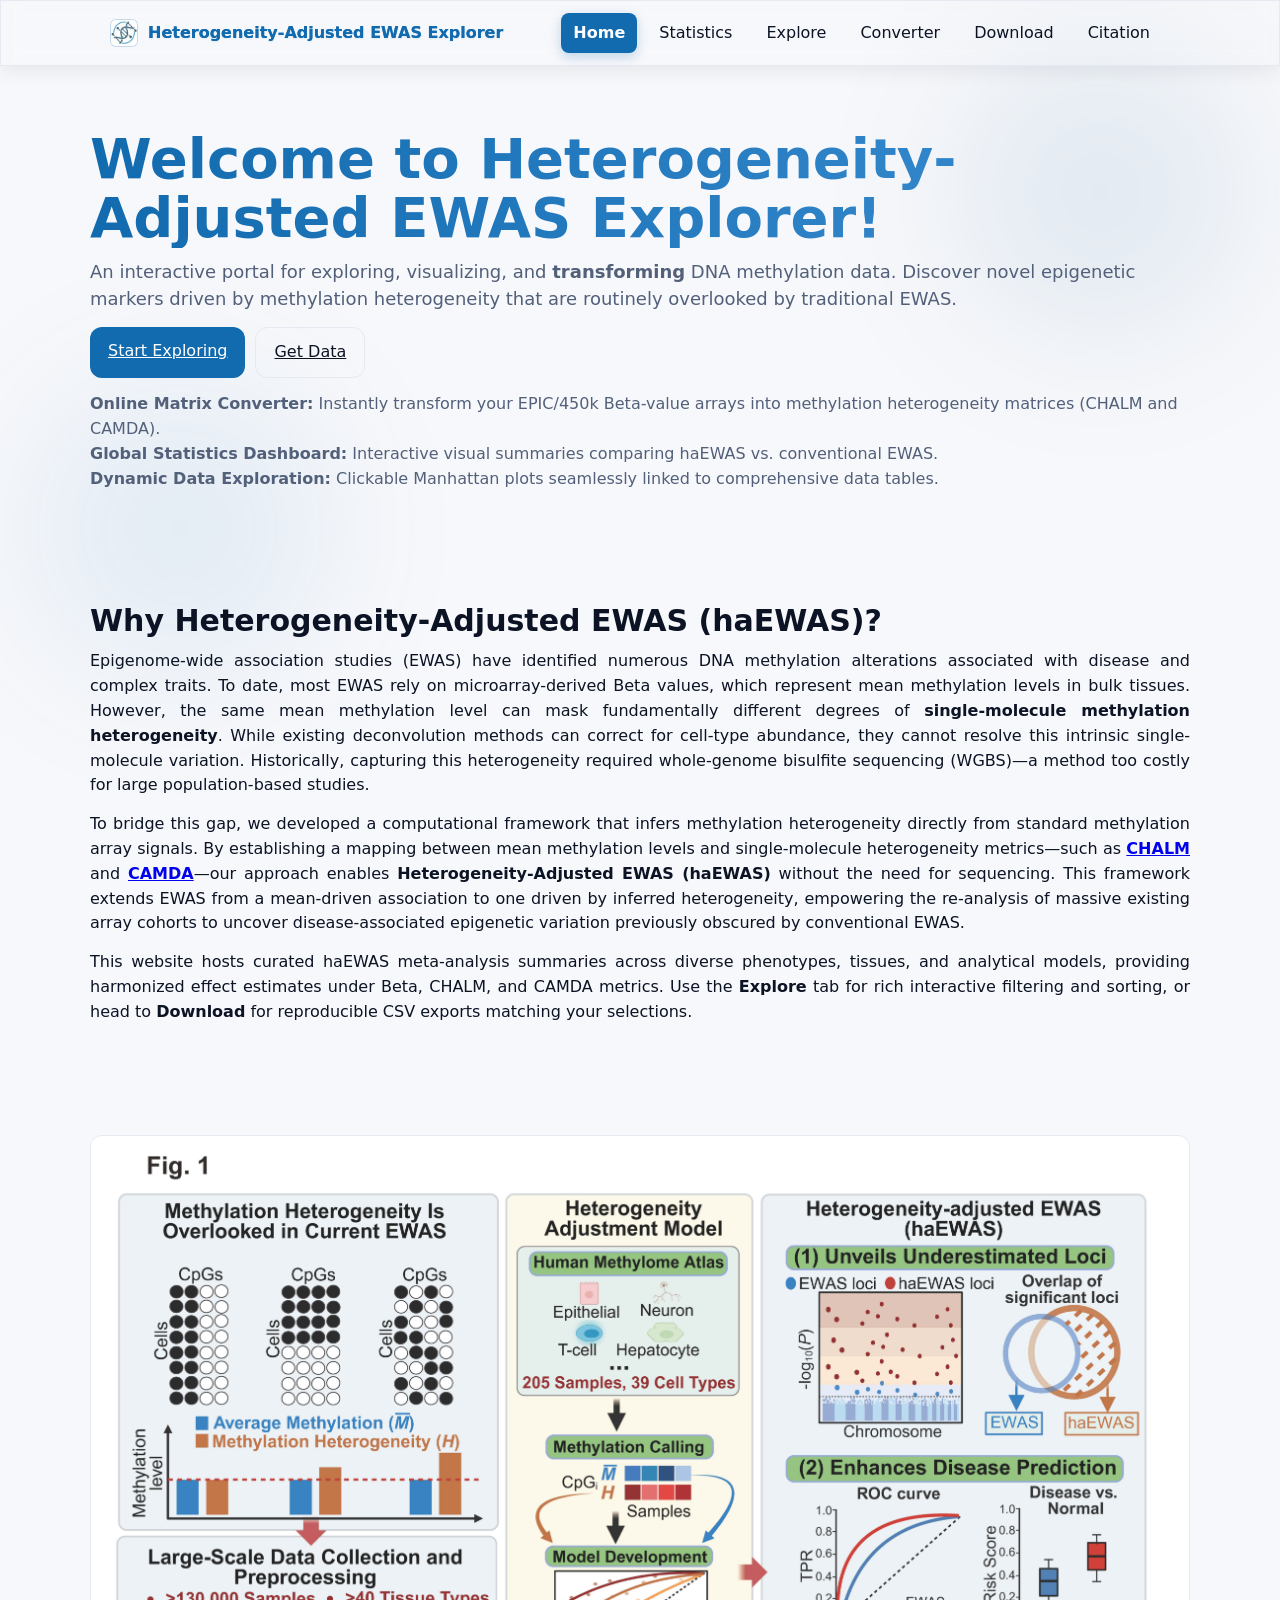
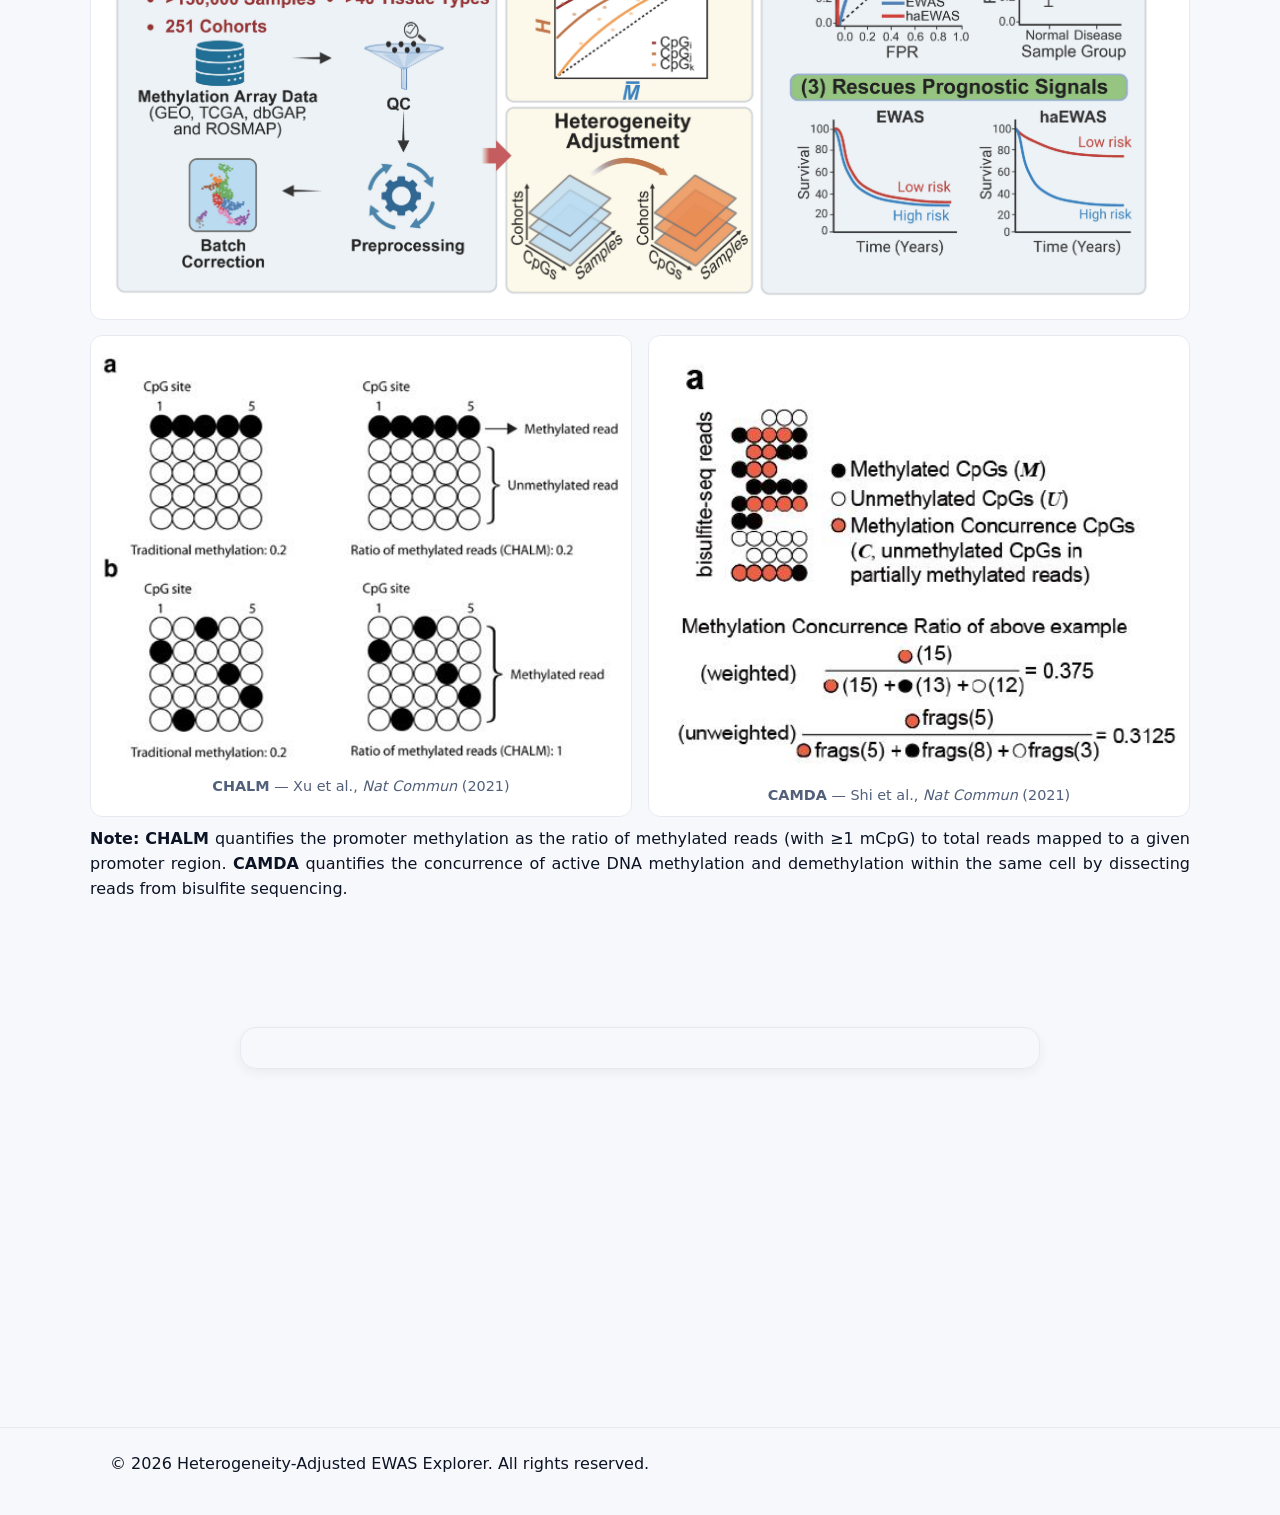
<file: index.html>
<!doctype html>
<html lang="en">
<head>
  <meta charset="utf-8" />
  <title>Heterogeneity-Adjusted EWAS Explorer</title>
  <meta name="viewport" content="width=device-width, initial-scale=1" />
  <meta name="description" content="Explore heterogeneity-Adjusted EWAS meta-analyses with Beta, CHALM, and CAMDA metrics." />

  <link rel="icon" href="assets/img/logo.jpg" type="image/jpeg">
  <link rel="preload" as="image" href="assets/img/logo.jpg">

  <link rel="stylesheet" href="assets/styles.css" />
  <script defer src="assets/main.js"></script>
</head>
<body>
  <!-- Decorative gradient background -->
  <div class="bg-orb orb-1" aria-hidden="true"></div>
  <div class="bg-orb orb-2" aria-hidden="true"></div>

  <!-- Top Navigation -->
  <header class="site-header glass">
    <div class="nav-wrap container">
      <a class="brand" href="index.html#home" aria-label="Heterogeneity-Adjusted EWAS Explorer home">
        <img src="assets/img/logo.jpg" alt="" class="logo" />
        <span class="brand-text gradient-text">Heterogeneity-Adjusted EWAS Explorer</span>
      </a>

      <nav class="nav" aria-label="primary">
        <a href="index.html#home" class="nav-link active" aria-current="page">Home</a>
        <a href="statistics.html" class="nav-link">Statistics</a>
        <a href="explore.html" class="nav-link">Explore</a>
        <a href="converter.html" class="nav-link">Converter</a>
        <a href="download.html" class="nav-link">Download</a>
        <a href="index.html#citation" class="nav-link">Citation</a>
      </nav>
    </div>
  </header>

  <main id="home">
    <!-- Hero (single column). Title + lede same width as figures -->
    <section class="hero container hero-split reveal">
      <div class="hero-copy">
        <h1 class="display gradient-text display-full">Welcome to Heterogeneity-Adjusted EWAS Explorer!</h1>
        <p class="lede lede-full">
          An interactive portal for exploring, visualizing, and <strong>transforming</strong> DNA methylation data. Discover novel epigenetic markers driven by methylation heterogeneity that are routinely overlooked by traditional EWAS.
        </p>
        <div class="cta-row">
          <a class="btn primary btn-lg" href="explore.html">Start Exploring</a>
          <a class="btn outline btn-lg" href="download.html">Get Data</a>
        </div>
        <ul class="hero-highlights">
          <li><strong>Online Matrix Converter:</strong> Instantly transform your EPIC/450k Beta-value arrays into methylation heterogeneity matrices (CHALM and CAMDA).</li>
          <li><strong>Global Statistics Dashboard:</strong> Interactive visual summaries comparing haEWAS vs. conventional EWAS.</li>
          <li><strong>Dynamic Data Exploration:</strong> Clickable Manhattan plots seamlessly linked to comprehensive data tables.</li>
        </ul>
      </div>
      <!-- right visual intentionally removed -->
    </section>

    <!-- Overview above figures -->
    <section class="section container reveal">
      <h3 class="h2-tight">Why Heterogeneity-Adjusted EWAS (haEWAS)?</h3>
      <p class="justify">
        Epigenome-wide association studies (EWAS) have identified numerous DNA methylation alterations associated with disease and complex traits. To date, most EWAS rely on microarray-derived Beta values, which represent mean methylation levels in bulk tissues. However, the same mean methylation level can mask fundamentally different degrees of <strong>single-molecule methylation heterogeneity</strong>. While existing deconvolution methods can correct for cell-type abundance, they cannot resolve this intrinsic single-molecule variation. Historically, capturing this heterogeneity required whole-genome bisulfite sequencing (WGBS)—a method too costly for large population-based studies.
      </p>
      <p class="justify">
        To bridge this gap, we developed a computational framework that infers methylation heterogeneity directly from standard methylation array signals. By establishing a mapping between mean methylation levels and single-molecule heterogeneity metrics—such as
        <strong><a href="https://www.nature.com/articles/s41467-020-20492-7" target="_blank" rel="noopener" aria-label="CHALM paper on Nature Communications">CHALM</a></strong>
        and
        <strong><a href="https://www.nature.com/articles/s41467-021-25521-7" target="_blank" rel="noopener" aria-label="CAMDA paper on Nature Communications">CAMDA</a></strong>—our approach enables <strong>Heterogeneity-Adjusted EWAS (haEWAS)</strong> without the need for sequencing. This framework extends EWAS from a mean-driven association to one driven by inferred heterogeneity, empowering the re-analysis of massive existing array cohorts to uncover disease-associated epigenetic variation previously obscured by conventional EWAS.
      </p>
      <p class="justify">
        This website hosts curated haEWAS meta-analysis summaries across diverse phenotypes, tissues, and analytical models, providing harmonized effect estimates under Beta, CHALM, and CAMDA metrics. Use the <strong>Explore</strong> tab for rich interactive filtering and sorting, or head to <strong>Download</strong> for reproducible CSV exports matching your selections.
      </p>
    </section>

    <!-- Concept figures (hover to lift) -->
    <section class="section container reveal">
      <div class="figure-grid">
        <!-- 1) first image full row -->
        <figure class="concept float full">
          <img src="assets/img/Project.jpg" alt="Project overview concept figure" loading="lazy">
        </figure>

        <!-- 2) two half-width images -->
        <figure class="concept float">
          <img src="assets/img/CHALM.jpg" alt="CHALM concept figure" loading="lazy">
          <figcaption><strong>CHALM</strong> — Xu et al., <em>Nat Commun</em> (2021)</figcaption>
        </figure>

        <figure class="concept float">
          <img src="assets/img/CAMDA.jpg" alt="CAMDA concept figure" loading="lazy">
          <figcaption><strong>CAMDA</strong> — Shi et al., <em>Nat Commun</em> (2021)</figcaption>
        </figure>
      </div>

      <!-- Note under CHALM & CAMDA (justified) -->
      <p class="justify" style="margin-top:10px;">
        <strong>Note:</strong> <strong>CHALM</strong> quantifies the promoter methylation as the ratio of methylated reads (with ≥1 mCpG) to total reads mapped to a given promoter region. <strong>CAMDA</strong> quantifies the concurrence of active DNA methylation and demethylation within the same cell by dissecting reads from bisulfite sequencing.
      </p>
    </section>

    <section class="container" style="margin-top: 4rem; margin-bottom: 4rem; text-align: center;">
      
      <div style="
        display: flex; 
        justify-content: center; 
        align-items: center; 
        background: #f7f8fb; 
        border-radius: 16px; 
        padding: 20px; 
        max-width: 800px;
        width: 95%;
        margin: 0 auto; 
        box-shadow: 0 4px 12px rgba(0,0,0,0.05);
        border: 1px solid #e6e9f2;
        overflow: hidden; 
      ">
    
      <script type='text/javascript' id='clustrmaps' src='//cdn.clustrmaps.com/map_v2.js?cl=ffffff&w=800&t=tt&d=QPnFJKyKGOmVxB-OaBwcZiFkfsT17oWWzldOo5U8VV8&co=97c6e8&cmo=44dbd9&cmn=db4444&ct=000000'></script>
    
      </div>
    </section>

    <!-- Citation (hover to lift) -->
    <section id="citation" class="section container reveal">
      <h2 class="eyebrow">Citation</h2>
      <div class="citation-card glass float-card">
        <p>
          <strong>Name</strong>, et&nbsp;al. Correcting methylation heterogeneity improves epigenome-wide discovery of phenotype-associated loci.
          <em>Preprint/Journal</em>, 2026. DOI: <span class="doi">TBD</span>.
        </p>
        <button class="btn ghost" id="copyCitationBtn" aria-label="Copy citation">Copy citation</button>
        <div id="toast" class="toast" role="status" aria-live="polite" aria-atomic="true"></div>
      </div>
    </section>
  </main>

  <footer class="site-footer">
    <div class="container">
      <p>© <span id="year"></span> Heterogeneity-Adjusted EWAS Explorer. All rights reserved.</p>
    </div>
  </footer>
</body>
</html>
</file>
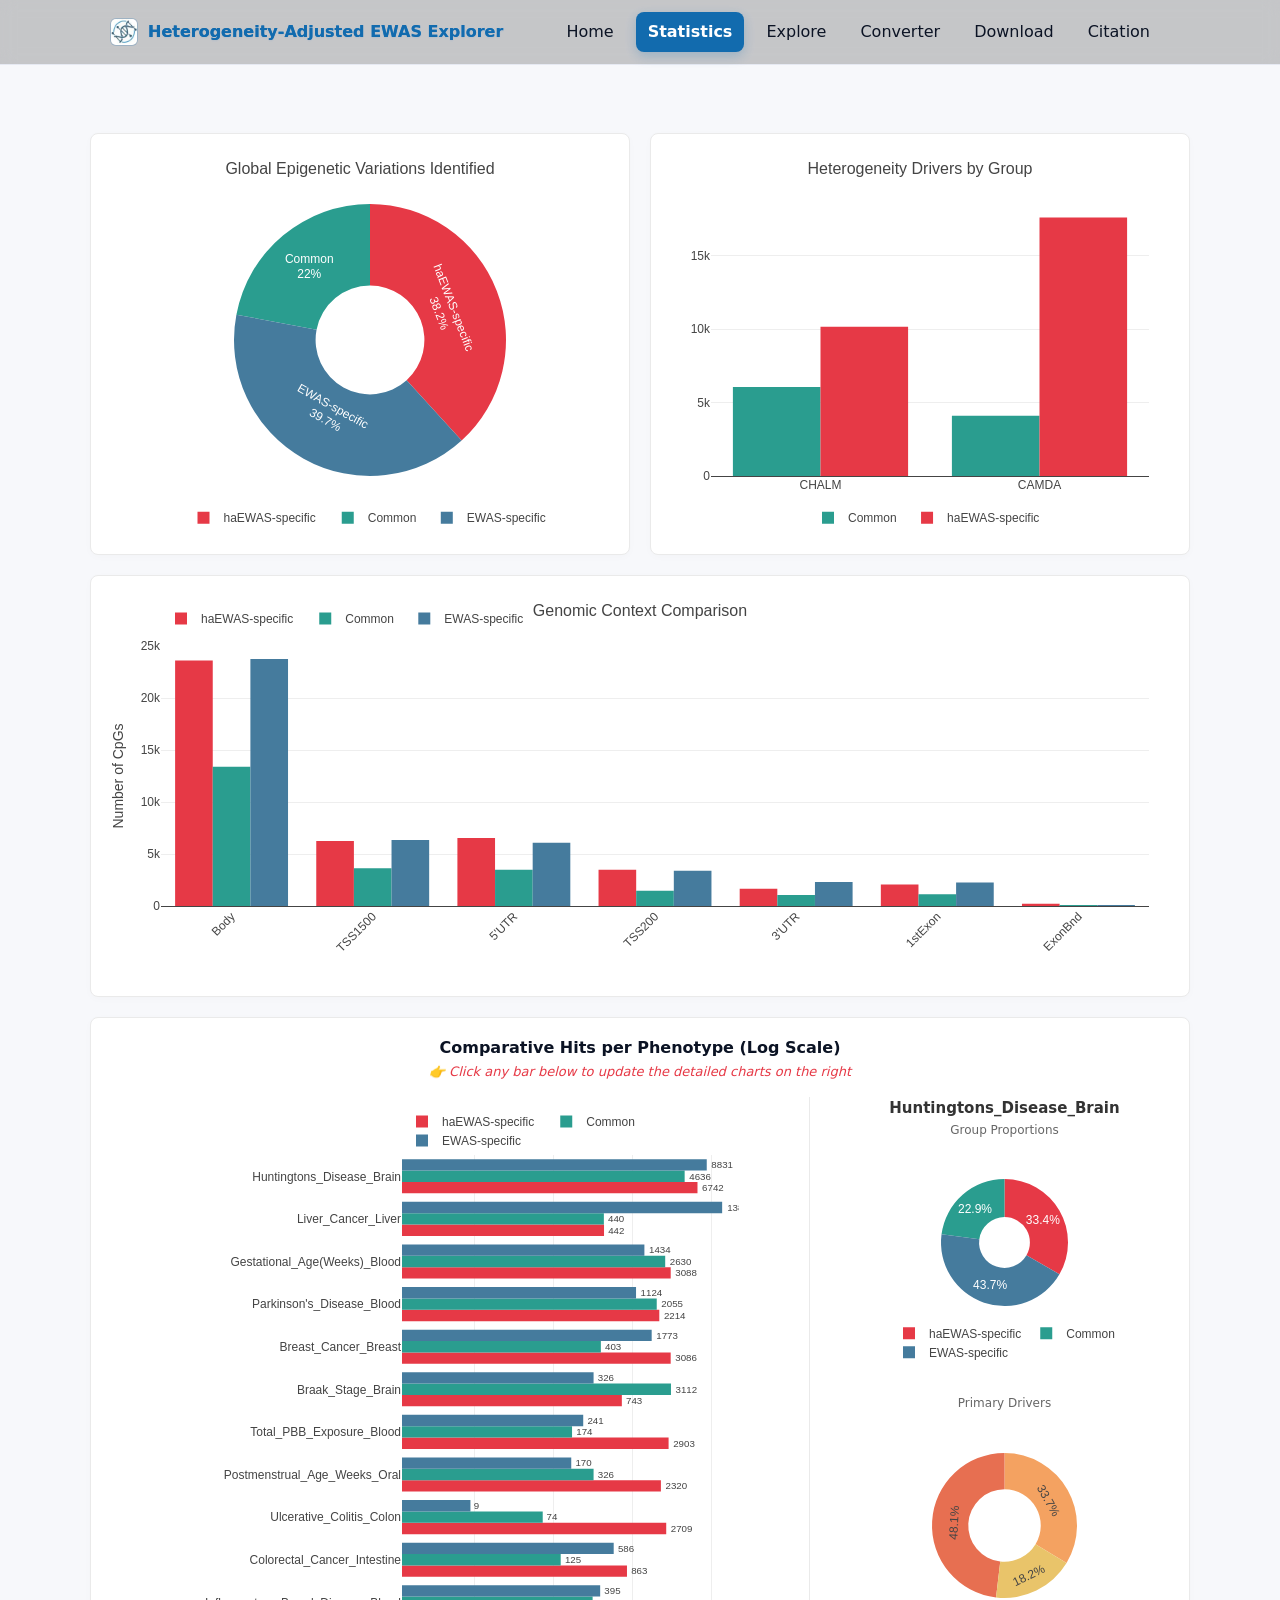
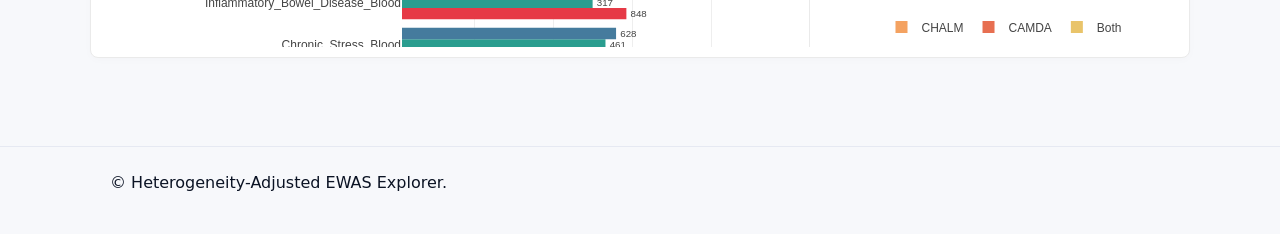
<file: statistics.html>
<!doctype html>
<html lang="en">
<head>
  <meta charset="utf-8" />
  <title>Statistics • Heterogeneity-Adjusted EWAS Explorer</title>
  <meta name="viewport" content="width=device-width, initial-scale=1" />
  <meta name="description" content="Global statistics and comparative insights of the haEWAS database." />
  <link rel="icon" href="assets/img/logo.jpg" type="image/jpeg">
  <link rel="stylesheet" href="assets/styles.css" />
  <script src="assets/plotly.min.js"></script>
  <script defer src="assets/statistics.js"></script>

  <style>
    .dashboard-grid {
      display: grid;
      grid-template-columns: 1fr 1fr;
      gap: 20px;
      margin-top: 20px;
    }
    .chart-box {
      background: #ffffff;
      border: 1px solid var(--border-color, #eaeaea);
      border-radius: 8px;
      padding: 10px;
      box-shadow: 0 2px 8px rgba(0,0,0,0.02);
    }
    .chart-full-width {
      grid-column: span 2;
    }
    .chart-container {
      width: 100%;
      height: 400px;
    }

    @media (max-width: 768px) {
      .dashboard-grid { grid-template-columns: 1fr; }
      .chart-full-width { grid-column: span 1; }
    }
  </style>
</head>
<body>
  <header class="site-header">
    <div class="nav-wrap container">
      <a class="brand" href="index.html#home">
        <img src="assets/img/logo.jpg" alt="Logo" class="logo" />
        <span class="brand-text gradient-text">Heterogeneity-Adjusted EWAS Explorer</span>
      </a>
      <nav class="nav">
        <a href="index.html#home" class="nav-link">Home</a>
        <a href="statistics.html" class="nav-link active" aria-current="page">Statistics</a>
        <a href="explore.html" class="nav-link">Explore</a>
        <a href="converter.html" class="nav-link">Converter</a>
        <a href="download.html" class="nav-link">Download</a>
        <a href="index.html#citation" class="nav-link">Citation</a>
      </nav>
    </div>
  </header>

  <main class="container section">

    <div class="dashboard-grid">
      <div class="chart-box">
        <div id="chart-groups" class="chart-container"></div>
      </div>

      <div class="chart-box">
        <div id="chart-drivers" class="chart-container"></div>
      </div>

      <div class="chart-box chart-full-width">
        <div id="chart-regions" class="chart-container"></div>
      </div>

      <div class="chart-box chart-full-width">
        
        <div style="margin-bottom: 5px; padding: 10px 15px; text-align: center;">
          <h2 style="font-size: 16px; margin: 0 0 5px 0;">Comparative Hits per Phenotype (Log Scale)</h2>
          <div style="font-size: 13px; color: #e63946;"><i>👉 Click any bar below to update the detailed charts on the right</i></div>
        </div>
        
        <div style="display: flex; gap: 20px; flex-wrap: wrap; align-items: flex-start;">
          
          <div style="flex: 2; min-width: 300px; height: 550px; overflow-y: auto; overflow-x: hidden; border-right: 1px solid var(--border-color, #eaeaea); padding-right: 10px;" id="pheno-scroll-box">
            <div id="chart-phenos" style="height: auto; width: 100%;"></div>
          </div>
          
          <div style="flex: 1; min-width: 300px; display: flex; flex-direction: column; align-items: center; justify-content: flex-start; height: 550px;">
            <div style="position: sticky; top: 10px; width: 100%; display: flex; flex-direction: column; gap: 15px;">
              
              <div id="pheno-placeholder" style="color: #666; text-align: center; padding: 40px 20px; font-size: 0.9em; background: rgba(0,0,0,0.02); border-radius: 8px; border: 1px dashed #ccc;">
                👈 Click any bar on the left to view specific group and driver proportions for that phenotype.
              </div>
              
              <div id="pie-wrapper" style="display: none; width: 100%;">
                <div style="text-align: center; margin-bottom: 0px;">
                  <div id="pie-title" style="font-size: 15px; font-weight: bold; color: var(--text-color, #333);"></div>
                  <div style="font-size: 12px; color: #666;">Group Proportions</div>
                </div>
                <div id="chart-pheno-pie" style="width: 100%; height: 240px;"></div>
              </div>
              
              <div id="driver-wrapper" style="display: none; width: 100%;">
                <div style="text-align: center; margin-bottom: 0px;">
                  <div style="font-size: 12px; color: #666;">Primary Drivers</div>
                </div>
                <div id="chart-pheno-drivers" style="width: 100%; height: 240px;"></div>
              </div>

            </div>
          </div>
          
        </div>
      </div>
    </div>
  </main>

  <footer class="site-footer">
    <div class="container">
      <p>© <span id="year"></span> Heterogeneity-Adjusted EWAS Explorer.</p>
    </div>
  </footer>
</body>
</html>
</file>
<file: assets/styles.css>
:root{
  --bg: #f7f8fb;
  --panel: #ffffff;
  --text: #0b1324;
  --muted: #52607a;
  --brand: #126bae;
  --brand-2: #3a8cd1;
  --border: #e6e9f2;
  --accent: #0e558a;
  --success: #16a34a;
  --danger: #dc2626;
  --shadow: 0 4px 20px rgba(10, 15, 30, .08);
}

*{box-sizing:border-box}
html,body{margin:0;padding:0}
body{
  font-family: ui-sans-serif, system-ui, -apple-system, "Segoe UI", Roboto, "Helvetica Neue", Arial, "Noto Sans", "Apple Color Emoji","Segoe UI Emoji";
  background: var(--bg);
  color: var(--text);
  line-height: 1.55;
}

.container{max-width:1100px;margin:0 auto;padding:0 20px}
.section{padding:48px 0}
.hero{padding:64px 0}
h1,h2,h3{line-height:1.2;margin:0 0 12px}
h1{font-size: clamp(28px, 4vw, 40px)}
h2{font-size: clamp(22px, 3vw, 28px)}
p{margin:0 0 14px;color:var(--text)}
.lede{font-size:1.125rem;color:var(--muted);max-width:900px}
.lede-full{max-width:none} /* make homepage lede same width as figures */
.display-full{max-width:none; display:block;} /* make homepage title same width as figures */

.site-header{
  position:sticky;top:0;z-index:10;
  background:rgba(0,0,0,.2);
  backdrop-filter: blur(8px);
  border-bottom:1px solid var(--border);
}
html.light .site-header{background:rgba(255,255,255,.7)}

.nav-wrap{display:flex;align-items:center;gap:16px;min-height:64px}
.brand{display:flex;align-items:center;gap:10px;text-decoration:none;color:var(--text)}
.logo{width:28px;height:28px}
.brand-text {
  font-weight: 700;
  white-space: nowrap;
  color: #126bae !important;
  text-shadow: 0 1px 2px rgba(18, 107, 174, 0.1);
}

.nav{display:flex;gap:10px;margin-left:auto;margin-right:8px}
.nav-link{
  text-decoration:none;padding:8px 12px;border-radius:8px;color:var(--text);
}
.nav-link:hover{background:var(--panel);color:var(--brand);box-shadow:var(--shadow)}
.nav-link.active {
  background: #126bae !important;
  color: #ffffff !important;
  box-shadow: 0 4px 12px rgba(18, 107, 174, 0.25);
  border-radius: 8px;
  font-weight: 600;
}

.btn{
  border:1px solid var(--border);background:var(--panel);
  color:var(--text);padding:8px 12px;border-radius:10px;
  cursor:pointer
}
.btn:hover{border-color:transparent;box-shadow:var(--shadow)}
.btn.primary {
  background: #126bae !important;
  border: none;
  color: #ffffff !important;
}

.btn.primary:hover {
  background: #0e558a !important;
  box-shadow: 0 6px 16px rgba(18, 107, 174, 0.3);
}

.btn.primary:active {
  transform: translateY(0);
}

.btn.ghost{background:transparent}

.cta-row{display:flex;gap:10px;margin-top:14px}

.section .container > h2{margin-top:8px}

.citation-card{
  margin-top:12px;padding:16px;border:1px solid var(--border);
  border-radius:12px;background:var(--panel)
}

.site-footer{padding:24px 0;border-top:1px solid var(--border);margin-top:40px}

.filters{
  display:flex;flex-wrap:wrap;gap:12px;align-items:flex-end;
  padding:12px;border:1px solid var(--border);border-radius:12px;background:var(--panel);
  margin-bottom:16px
}
.field{display:flex;flex-direction:column;gap:6px;min-width:170px}
.field.grow{flex:1}
.select,.input{
  padding:10px 12px;border:1px solid var(--border);border-radius:10px;
  background:transparent;color:var(--text)
}
.input::placeholder{color:var(--muted)}

.table-wrap{overflow:auto;border:1px solid var(--border);border-radius:12px;background:var(--panel)}
.table{width:100%;border-collapse:separate;border-spacing:0}
.table th,.table td{padding:10px 12px;border-bottom:1px solid var(--border);white-space:nowrap}
.table thead th{
  position:sticky;top:0;background:var(--panel);z-index:1;
  cursor:pointer;
}
.table tr:hover td{background-color:rgba(125,125,255,.06)}

.table-footer{
  display:flex;justify-content:space-between;align-items:center;
  margin-top:12px;color:var(--muted)
}
.pager{display:flex;align-items:center;gap:10px}

.cards{
  display:grid;grid-template-columns:repeat(auto-fill,minmax(260px,1fr));gap:12px
}
.card{
  border:1px solid var(--border);border-radius:12px;background:var(--panel);padding:14px
}
.card h3{font-size:1rem;margin-bottom:6px}
.card p{color:var(--muted);margin:0 0 10px}
.card .chip{display:inline-block;padding:4px 8px;border-radius:999px;border:1px solid var(--border);margin-right:6px}
.card .actions{display:flex;gap:8px;margin-top:10px;flex-wrap:wrap}
.card a.btn{display:inline-block;text-decoration:none}

@media (max-width:720px){
  .brand-text{display:none}
  .field{min-width:140px}
}

/* ===== Sortable header arrows (for Explore table) ===== */
.table thead th.th-sortable { user-select: none; }
.table thead th .sort-ind {
  display: inline-block;
  margin-left: 0.35rem;
  opacity: 0.75;
  font-size: 0.9em;
  line-height: 1;
}
.table thead th[aria-sort="ascending"] .sort-ind,
.table thead th[aria-sort="descending"] .sort-ind { opacity: 1; }
.table thead th:focus {
  outline: 2px dashed currentColor;
  outline-offset: 2px;
}

/* ==== Premium look & micro-interactions ==== */

/* Glass effect helper */
.glass {
  background: linear-gradient(180deg, rgba(255,255,255,.06), rgba(255,255,255,0));
  backdrop-filter: blur(10px);
  -webkit-backdrop-filter: blur(10px);
  border: 1px solid var(--border);
  box-shadow: var(--shadow);
}
html.light .glass {
  background: linear-gradient(180deg, rgba(255,255,255,.75), rgba(255,255,255,.5));
}

/* Gradient text */
.gradient-text {
  background: linear-gradient(90deg, #126bae, #3a8cd1);
  -webkit-background-clip: text;
  background-clip: text;
  color: transparent;
}

/* Hero split (single column) */
.hero-split {
  display: grid;
  grid-template-columns: 1fr;
  gap: 28px;
  align-items: center;
}
.hero-copy .display {
  font-size: clamp(32px, 5vw, 56px);
  line-height: 1.05;
  margin: 0 0 10px;
}
.btn-lg { padding: 12px 18px; font-size: 1rem; border-radius: 12px; }
.btn.outline { background: transparent; border: 1px solid var(--border); }
.hero-highlights { list-style: none; padding: 0; margin: 14px 0 0; color: var(--muted); }
.hero-highlights .dot { display:inline-block; width:.55em; height:.55em; border-radius:50%; background: var(--brand); margin-right:.5em; }

/* Section headings */
.eyebrow {
  text-transform: uppercase;
  letter-spacing: .14em;
  font-size: .78rem;
  color: var(--muted);
  margin-bottom: 6px;
}
.h2-tight { font-size: clamp(22px, 3.4vw, 30px); margin: 0 0 10px; }

/* Decorative background orbs */
.bg-orb {
  position: fixed;
  inset: auto auto 10% -8%;
  width: 44vw; height: 44vw; max-width: 720px; max-height: 720px;
  filter: blur(80px); opacity: .15; pointer-events: none; z-index: -1;
  border-radius: 50%;
  background: radial-gradient(closest-side, var(--brand), transparent 70%);
}
.bg-orb.orb-2 {
  inset: -10% -8% auto auto;
  background: radial-gradient(closest-side, var(--accent), transparent 70%);
}
html.light .bg-orb { opacity: .35; filter: blur(70px); }

/* Toast */
.toast {
  position: absolute;
  right: 12px; top: 12px;
  background: var(--panel);
  border: 1px solid var(--border);
  border-radius: 10px;
  padding: 8px 12px;
  color: var(--text);
  box-shadow: var(--shadow);
  transform: translateY(-10px);
  opacity: 0; pointer-events: none;
  transition: opacity .2s ease, transform .2s ease;
}
.toast.show { opacity: 1; transform: translateY(0); }

/* Reveal on scroll */
.reveal { opacity: 0; transform: translateY(10px); transition: opacity .5s ease, transform .5s ease; }
.reveal.is-visible { opacity: 1; transform: translateY(0); }

/* Minor polish */
.logo {
  width: 28px;
  height: 28px;
  border-radius: 6px;
  background: rgba(18, 107, 174, 0.08) !important; 
  border: 1px solid rgba(18, 107, 174, 0.15);
}
.justify { text-align: justify; text-justify: inter-word; }

/* Responsive */
@media (max-width: 980px) {
  .hero-split { grid-template-columns: 1fr; }
}

/* ===== Concept figures (first image full + hover lift) ===== */
.figure-grid {
  display: grid;
  gap: 16px;
  grid-template-columns: repeat(2, minmax(0, 1fr));
}
.figure-grid .full {
  grid-column: 1 / -1; /* span all columns */
}
figure.concept {
  margin: 0;
  background: var(--panel);
  border-radius: 12px;
  border: 1px solid var(--border);
  padding: 10px;
  transition: transform .25s ease, box-shadow .25s ease, border-color .25s ease, background-color .25s ease;
  will-change: transform;
}
figure.concept img {
  width: 100%;
  height: auto;
  display: block;
  border-radius: 8px;
}
figure.concept figcaption {
  font-size: .9rem;
  line-height: 1.35;
  margin-top: .55rem;
  color: var(--muted);
  text-align: center;
}
/* Hover float (uniform for all figures) */
figure.concept.float:hover {
  transform: translateY(-6px);
  box-shadow: var(--shadow);
  border-color: transparent;
}

/* ===== Citation card (hover lift) ===== */
.float-card {
  transition: transform .25s ease, box-shadow .25s ease, border-color .25s ease, background-color .25s ease;
  will-change: transform;
}
.float-card:hover {
  transform: translateY(-6px);
  box-shadow: var(--shadow);
  border-color: transparent;
}
</file>
